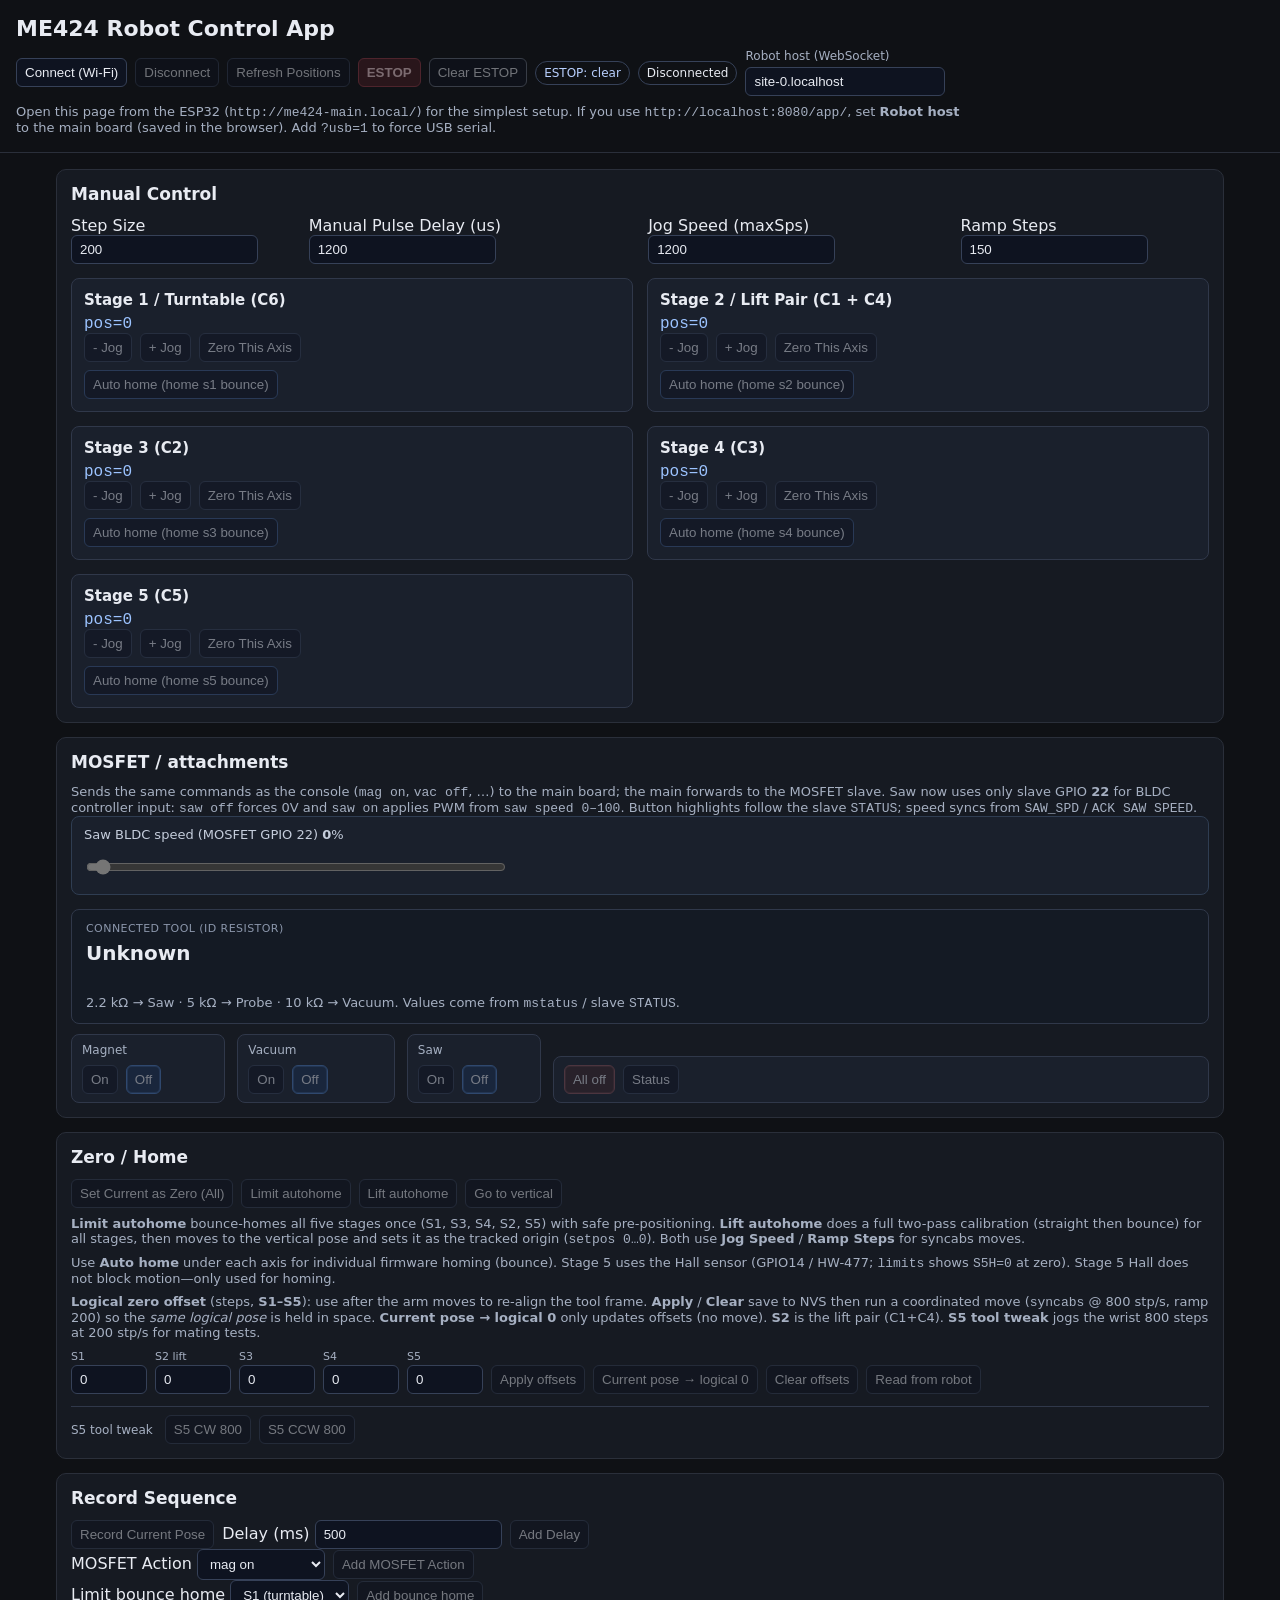
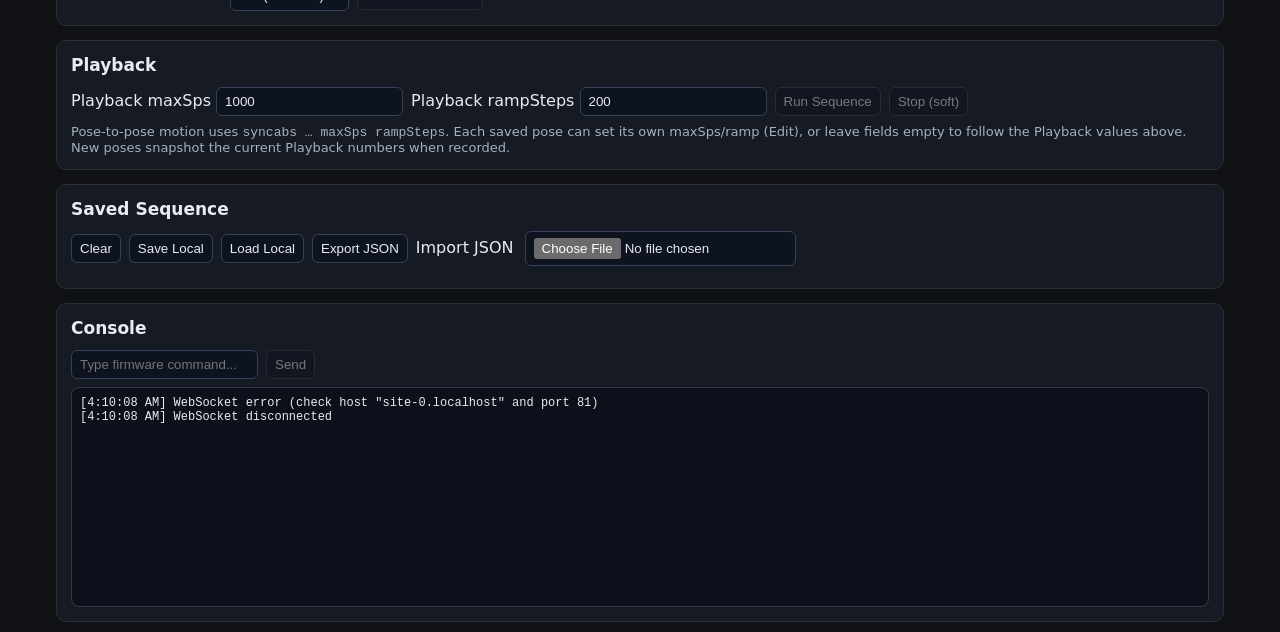
<file: app/index.html>
<!doctype html>
<html lang="en">
<head>
  <meta charset="UTF-8" />
  <meta name="viewport" content="width=device-width, initial-scale=1.0" />
  <title>ME424 Robot Console</title>
  <link rel="stylesheet" href="./styles.css" />
</head>
<body>
  <header>
    <h1>ME424 Robot Control App</h1>
    <div class="toolbar">
      <button id="connectBtn">Connect</button>
      <button id="disconnectBtn" disabled>Disconnect</button>
      <button id="refreshPosBtn" disabled>Refresh Positions</button>
      <button id="estopBtn" class="btn-estop" disabled>ESTOP</button>
      <button id="estopClearBtn" class="btn-estop-clear" disabled>Clear ESTOP</button>
      <span id="estopStatus" class="badge estop-badge">ESTOP: clear</span>
      <span id="connStatus" class="badge">Disconnected</span>
      <label class="robot-host-label">Robot host (WebSocket)
        <input id="robotHost" type="text" value="me424-main.local" spellcheck="false" autocomplete="off" />
      </label>
    </div>
    <p class="hint toolbar-hint">Open this page from the ESP32 (<code>http://me424-main.local/</code>) for the simplest setup. If you use <code>http://localhost:8080/app/</code>, set <strong>Robot host</strong> to the main board (saved in the browser). Add <code>?usb=1</code> to force USB serial.</p>
  </header>

  <main>
    <section class="card">
      <h2>Manual Control</h2>
      <div class="row">
        <label>Step Size
          <input id="stepSize" type="number" min="1" value="200" />
        </label>
        <label>Manual Pulse Delay (us)
          <input id="manualPulseDelay" type="number" min="100" value="1200" />
        </label>
        <label>Jog Speed (maxSps)
          <input id="jogMaxSps" type="number" min="10" value="1200" />
        </label>
        <label>Ramp Steps
          <input id="jogRamp" type="number" min="1" value="150" />
        </label>
      </div>
      <div id="axisGrid" class="axis-grid"></div>
    </section>

    <section class="card" id="mosfetControlCard">
      <h2>MOSFET / attachments</h2>
      <p class="hint">Sends the same commands as the console (<code>mag on</code>, <code>vac off</code>, …) to the main board; the main forwards to the MOSFET slave. Saw now uses only slave GPIO <strong>22</strong> for BLDC controller input: <code>saw off</code> forces 0V and <code>saw on</code> applies PWM from <code>saw speed 0–100</code>. Button highlights follow the slave <code>STATUS</code>; speed syncs from <code>SAW_SPD</code> / <code>ACK SAW SPEED</code>.</p>
      <div class="mosfet-bldc-speed">
        <label class="mosfet-bldc-speed-label">
          <span>Saw BLDC speed (MOSFET GPIO 22) <strong id="sawBldcSpeedPct">0</strong>%</span>
          <input type="range" id="sawBldcSpeedSlider" min="0" max="100" value="0" disabled />
        </label>
      </div>
      <div class="tool-readout" aria-live="polite">
        <div class="tool-readout-title">Connected tool (ID resistor)</div>
        <div id="toolReadoutMain" class="tool-readout-main">—</div>
        <div id="toolReadoutSub" class="tool-readout-sub"></div>
        <p class="tool-readout-legend hint">2.2 kΩ → Saw · 5 kΩ → Probe · 10 kΩ → Vacuum. Values come from <code>mstatus</code> / slave <code>STATUS</code>.</p>
      </div>
      <div class="row wrap mosfet-rows">
        <div class="mosfet-group">
          <span class="mosfet-group-title">Magnet</span>
          <button type="button" class="mosfet-send" data-cmd="mag on" data-channel="mag" data-want-on="true" disabled>On</button>
          <button type="button" class="mosfet-send" data-cmd="mag off" data-channel="mag" data-want-on="false" disabled>Off</button>
        </div>
        <div class="mosfet-group">
          <span class="mosfet-group-title">Vacuum</span>
          <button type="button" class="mosfet-send" data-cmd="vac on" data-channel="vac" data-want-on="true" disabled>On</button>
          <button type="button" class="mosfet-send" data-cmd="vac off" data-channel="vac" data-want-on="false" disabled>Off</button>
        </div>
        <div class="mosfet-group">
          <span class="mosfet-group-title">Saw</span>
          <button type="button" class="mosfet-send" data-cmd="saw on" data-channel="saw" data-want-on="true" disabled>On</button>
          <button type="button" class="mosfet-send" data-cmd="saw off" data-channel="saw" data-want-on="false" disabled>Off</button>
        </div>
        <div class="mosfet-group mosfet-group-util">
          <button type="button" class="mosfet-send mosfet-alloff" data-cmd="alloff" disabled>All off</button>
          <button type="button" class="mosfet-send" data-cmd="mstatus" disabled>Status</button>
        </div>
      </div>
    </section>

    <section class="card">
      <h2>Zero / Home</h2>
      <div class="row wrap">
        <button id="zeroAllBtn" disabled>Set Current as Zero (All)</button>
        <button id="limitAutohomeBtn" disabled>Limit autohome</button>
        <button id="liftAutohomeBtn" disabled>Lift autohome</button>
        <button id="goToVerticalBtn" disabled>Go to vertical</button>
      </div>
      <p class="hint"><strong>Limit autohome</strong> bounce-homes all five stages once (S1, S3, S4, S2, S5) with safe pre-positioning. <strong>Lift autohome</strong> does a full two-pass calibration (straight then bounce) for all stages, then moves to the vertical pose and sets it as the tracked origin (<code>setpos 0…0</code>). Both use <strong>Jog Speed</strong> / <strong>Ramp Steps</strong> for syncabs moves.</p>
      <p class="hint">Use <strong>Auto home</strong> under each axis for individual firmware homing (bounce). Stage 5 uses the Hall sensor (GPIO14 / HW-477; <code>limits</code> shows <code>S5H=0</code> at zero). Stage 5 Hall does not block motion—only used for homing.</p>
      <p class="hint"><strong>Logical zero offset</strong> (steps, <strong>S1–S5</strong>): use after the arm moves to re-align the tool frame. <strong>Apply</strong> / <strong>Clear</strong> save to NVS then run a coordinated move (<code>syncabs</code> @ 800 stp/s, ramp 200) so the <em>same logical pose</em> is held in space. <strong>Current pose → logical 0</strong> only updates offsets (no move). <strong>S2</strong> is the lift pair (C1+C4). <strong>S5 tool tweak</strong> jogs the wrist 800 steps at 200 stp/s for mating tests.</p>
      <div class="zero-offset-grid">
        <label>S1<input id="zeroOffS1" type="number" step="1" value="0" /></label>
        <label>S2 lift<input id="zeroOffS2" type="number" step="1" value="0" /></label>
        <label>S3<input id="zeroOffS3" type="number" step="1" value="0" /></label>
        <label>S4<input id="zeroOffS4" type="number" step="1" value="0" /></label>
        <label>S5<input id="zeroOffS5" type="number" step="1" value="0" /></label>
        <div class="zero-offset-actions">
          <button type="button" id="zeroOffsetApplyBtn" disabled>Apply offsets</button>
          <button type="button" id="zeroOffsetHereBtn" disabled>Current pose → logical 0</button>
          <button type="button" id="zeroOffsetClearBtn" disabled>Clear offsets</button>
          <button type="button" id="zeroOffsetReadBtn" disabled>Read from robot</button>
        </div>
        <div class="zero-offset-s5">
          <span class="zero-offset-s5-label">S5 tool tweak</span>
          <button type="button" id="s5NudgeCwBtn" disabled>S5 CW 800</button>
          <button type="button" id="s5NudgeCcwBtn" disabled>S5 CCW 800</button>
        </div>
      </div>
    </section>

    <section class="card">
      <h2>Record Sequence</h2>
      <div class="row wrap">
        <button id="recordPoseBtn" disabled>Record Current Pose</button>
        <label>Delay (ms)
          <input id="delayMs" type="number" min="0" value="500" />
        </label>
        <button id="addDelayBtn" disabled>Add Delay</button>
      </div>
      <div class="row wrap">
        <label>MOSFET Action
          <select id="mosfetAction">
            <option value="mag on">mag on</option>
            <option value="mag off">mag off</option>
            <option value="vac on">vac on</option>
            <option value="vac off">vac off</option>
            <option value="saw on">saw on</option>
            <option value="saw off">saw off</option>
            <option value="saw speed 25">saw speed 25</option>
            <option value="saw speed 50">saw speed 50</option>
            <option value="saw speed 75">saw speed 75</option>
            <option value="saw speed 100">saw speed 100</option>
            <option value="alloff">alloff</option>
            <option value="mstatus">mstatus</option>
          </select>
        </label>
        <button id="addMosfetBtn" disabled>Add MOSFET Action</button>
      </div>
      <div class="row wrap">
        <label>Limit bounce home
          <select id="homeBounceAction">
            <option value="home s1 bounce">S1 (turntable)</option>
            <option value="home s2 bounce">S2 (lift pair)</option>
            <option value="home s3 bounce">S3</option>
            <option value="home s4 bounce">S4</option>
            <option value="home s5 bounce">S5 (Hall)</option>
          </select>
        </label>
        <button id="addHomeBounceBtn" disabled>Add bounce home</button>
      </div>
    </section>

    <section class="card">
      <h2>Playback</h2>
      <div class="row wrap">
        <label>Playback maxSps
          <input id="playbackMaxSps" type="number" min="10" value="1000" />
        </label>
        <label>Playback rampSteps
          <input id="playbackRamp" type="number" min="1" value="200" />
        </label>
        <button id="runSequenceBtn" disabled>Run Sequence</button>
        <button id="stopSequenceBtn" disabled>Stop (soft)</button>
      </div>
      <p class="hint">Pose-to-pose motion uses <code>syncabs … maxSps rampSteps</code>. Each saved pose can set its own maxSps/ramp (Edit), or leave fields empty to follow the Playback values above. New poses snapshot the current Playback numbers when recorded.</p>
    </section>

    <section class="card">
      <h2>Saved Sequence</h2>
      <div class="row wrap">
        <button id="clearSeqBtn">Clear</button>
        <button id="saveLocalBtn">Save Local</button>
        <button id="loadLocalBtn">Load Local</button>
        <button id="exportBtn">Export JSON</button>
        <label class="file-label">Import JSON
          <input id="importInput" type="file" accept="application/json" />
        </label>
      </div>
      <ol id="sequenceList" class="seq-list"></ol>
    </section>

    <section class="card">
      <h2>Console</h2>
      <div class="row wrap">
        <input id="manualCmd" type="text" placeholder="Type firmware command..." />
        <button id="sendCmdBtn" disabled>Send</button>
      </div>
      <pre id="logBox" class="log"></pre>
    </section>
  </main>

  <script src="./app.js"></script>
</body>
</html>
</file>
<file: app/styles.css>
:root {
  color-scheme: dark;
  font-family: Inter, system-ui, sans-serif;
}
* { box-sizing: border-box; }
body {
  margin: 0;
  background: #0f1115;
  color: #e8ebf2;
}
header {
  padding: 16px;
  border-bottom: 1px solid #2a2f3a;
  position: sticky;
  top: 0;
  background: #0f1115;
}
.toolbar-hint {
  margin: 10px 0 0;
  max-width: 960px;
  font-size: 12px;
}
.robot-host-label {
  display: flex;
  flex-direction: column;
  gap: 4px;
  font-size: 12px;
  color: #a6b0c2;
}
.robot-host-label input {
  min-width: 200px;
  max-width: 280px;
}
h1 { margin: 0 0 8px; font-size: 22px; }
h2 { margin: 0 0 12px; font-size: 17px; }
main {
  max-width: 1200px;
  margin: 0 auto;
  padding: 16px;
  display: grid;
  gap: 14px;
}
.card {
  border: 1px solid #2a2f3a;
  border-radius: 10px;
  padding: 14px;
  background: #161a22;
}
.toolbar, .row {
  display: flex;
  gap: 8px;
  align-items: center;
}
.wrap { flex-wrap: wrap; }
.btn-estop {
  background: #4a1d24;
  border-color: #9b3d49;
  color: #ffd9de;
  font-weight: 700;
}
.btn-estop:hover:not(:disabled) {
  background: #5d252f;
}
.btn-estop-clear {
  border-color: #6a7384;
}
.estop-badge {
  border-color: #3f526f;
  color: #b9d0ff;
}
.estop-badge.is-latched {
  border-color: #9b3d49;
  color: #ffd9de;
  background: #31161a;
}
.mosfet-rows {
  align-items: flex-end;
  gap: 12px;
  margin-top: 4px;
}
.mosfet-group {
  display: flex;
  flex-wrap: wrap;
  align-items: center;
  gap: 8px;
  padding: 8px 10px;
  border: 1px solid #30384a;
  border-radius: 8px;
  background: #1a202c;
}
.mosfet-group-title {
  flex: 0 0 100%;
  font-size: 12px;
  color: #a6b0c2;
  margin: 0;
}
.mosfet-group-util {
  flex: 1 1 220px;
  min-width: 180px;
}
.zero-offset-grid {
  display: flex;
  flex-wrap: wrap;
  align-items: flex-end;
  gap: 8px;
  margin-top: 10px;
}
.zero-offset-grid label {
  display: flex;
  flex-direction: column;
  gap: 2px;
  font-size: 11px;
  color: #a6b0c2;
}
.zero-offset-grid input[type="number"] {
  width: 4.75rem;
}
.zero-offset-actions {
  display: flex;
  flex-wrap: wrap;
  gap: 8px;
  align-items: center;
}
.zero-offset-s5 {
  flex: 0 0 100%;
  display: flex;
  flex-wrap: wrap;
  align-items: center;
  gap: 8px;
  margin-top: 4px;
  padding-top: 8px;
  border-top: 1px solid #30384a;
}
.zero-offset-s5-label {
  font-size: 12px;
  color: #a6b0c2;
  margin-right: 4px;
}
button.mosfet-send.mosfet-alloff {
  border-color: #6b4040;
}
button.mosfet-send.mosfet-active {
  background: #1a3050;
  border-color: #4a7abf;
  box-shadow: inset 0 0 0 1px rgba(74, 122, 191, 0.45);
}
button.mosfet-send.mosfet-alloff.mosfet-active {
  background: #3a2528;
  border-color: #8a5058;
  box-shadow: inset 0 0 0 1px rgba(138, 80, 88, 0.35);
}
.tool-readout {
  margin: 12px 0 10px;
  padding: 12px 14px;
  border: 1px solid #30384a;
  border-radius: 8px;
  background: #141a24;
}
.tool-readout-title {
  font-size: 11px;
  text-transform: uppercase;
  letter-spacing: 0.04em;
  color: #8b96ab;
  margin: 0 0 6px;
}
.tool-readout-main {
  font-size: 20px;
  font-weight: 600;
  color: #e8ebf2;
  margin: 0;
}
.tool-readout-sub {
  margin: 6px 0 0;
  font-family: ui-monospace, monospace;
  font-size: 13px;
  color: #9cc3ff;
  min-height: 1.25em;
}
.tool-readout-legend {
  margin: 10px 0 0;
  font-size: 12px;
}
.mosfet-bldc-speed {
  margin: 0 0 14px;
  padding: 10px 12px;
  border: 1px solid #2f3d52;
  border-radius: 8px;
  background: #1a202c;
}
.mosfet-bldc-speed-label {
  display: flex;
  flex-direction: column;
  gap: 8px;
  font-size: 13px;
  color: #c5cddc;
  width: 100%;
  max-width: 420px;
}
.mosfet-bldc-speed-label input[type="range"] {
  width: 100%;
  accent-color: #4a7abf;
}
.axis-grid {
  display: grid;
  grid-template-columns: repeat(2, minmax(320px, 1fr));
  gap: 14px;
  margin-top: 14px;
}
.axis {
  border: 1px solid #30384a;
  border-radius: 8px;
  padding: 12px;
  background: #1a202c;
}
.axis h3 { margin: 0 0 6px; font-size: 15px; }
.axis .row + .row { margin-top: 8px; }
.axis .btn-home { border-color: #3d5a8a; }
.axis .pos { font-family: ui-monospace, monospace; color: #9cc3ff; }
input, select, button {
  background: #0e1320;
  color: #e8ebf2;
  border: 1px solid #364158;
  border-radius: 6px;
  padding: 6px 8px;
}
button { cursor: pointer; }
button:disabled { opacity: 0.45; cursor: not-allowed; }
.badge {
  padding: 4px 8px;
  border: 1px solid #364158;
  border-radius: 999px;
  font-size: 12px;
}
.hint { color: #a6b0c2; font-size: 13px; margin: 8px 0 0; }
.seq-list {
  margin: 8px 0 0;
  padding-left: 20px;
}
.seq-list li {
  margin: 4px 0;
  font-family: ui-monospace, monospace;
}
.seq-item-row {
  display: flex;
  align-items: center;
  gap: 8px;
  flex-wrap: wrap;
}
.seq-text {
  min-width: 360px;
}
.seq-actions {
  display: flex;
  gap: 6px;
}
.log {
  height: 220px;
  overflow: auto;
  margin: 8px 0 0;
  border: 1px solid #30384a;
  border-radius: 8px;
  padding: 8px;
  background: #0c101a;
  font-family: ui-monospace, monospace;
  font-size: 12px;
}
.file-label input { margin-left: 6px; }
code { font-family: ui-monospace, monospace; }
</file>
